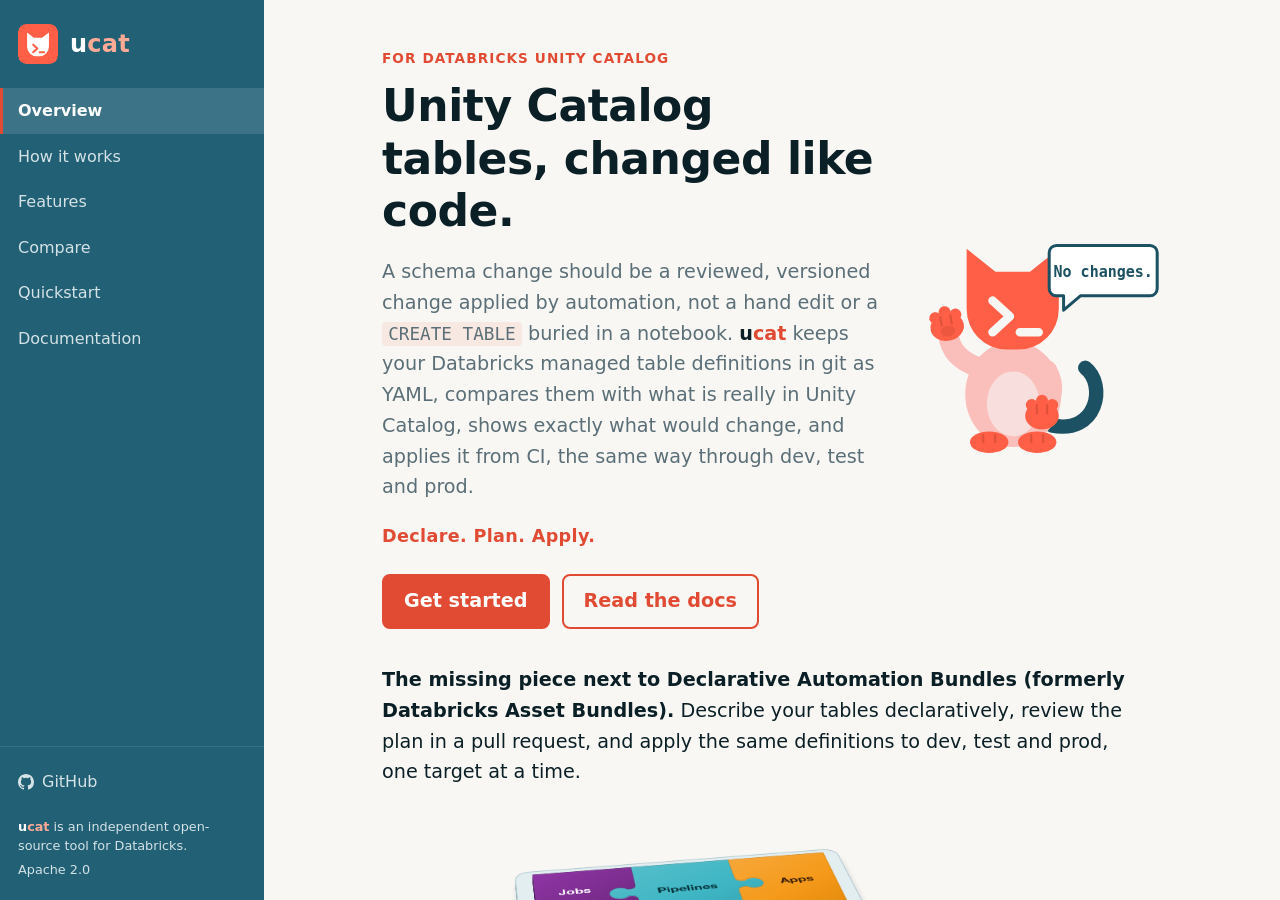
<file: docs/index.html>
<!doctype html>
<html lang="en">
<head>
  <meta charset="utf-8">
  <meta name="viewport" content="width=device-width, initial-scale=1">
  <title>ucat - Databricks Unity Catalog tables, changed like code</title>
  <meta name="description" content="Declarative management of Databricks Unity Catalog managed tables: YAML in git, plan, apply from CI, the same definitions through dev, test and prod. No state file.">
  <script>document.documentElement.className = "js";</script>
  <link rel="stylesheet" href="assets/style.css">
  <link rel="icon" type="image/svg+xml" href="assets/favicon.svg">
  <meta property="og:type" content="website">
  <meta property="og:title" content="ucat - Databricks Unity Catalog tables, changed like code">
  <meta property="og:description" content="YAML in git, plan, apply from CI. Declarative management of Databricks Unity Catalog managed tables. No state file.">
  <meta property="og:url" content="https://ucat.dev/">
  <meta property="og:image" content="https://ucat.dev/assets/social-preview.png">
  <meta name="twitter:card" content="summary_large_image">
  <meta name="twitter:image" content="https://ucat.dev/assets/social-preview.png">
</head>
<body>
  <a class="skip" href="#main">Skip to content</a>
  <div class="shell">
    <aside class="sidebar">
      <div class="sb-head">
        <a class="brand" href="#overview"><img src="assets/ucat-icon-tile.svg" width="40" height="40" alt=""><span class="wm">u<span>cat</span></span></a>
        <button class="menu-btn" type="button" aria-expanded="false" aria-controls="menu">Menu</button>
      </div>
      <nav id="menu" aria-label="Main">
        <ul>
          <li><a class="item" href="#overview">Overview</a></li>
          <li><a class="item" href="#how-it-works">How it works</a></li>
          <li><a class="item" href="#features">Features</a></li>
          <li><a class="item" href="#compare">Compare</a></li>
          <li><a class="item" href="#quickstart">Quickstart</a></li>
          <li><a class="item" href="documentation.html">Documentation</a></li>
        </ul>
        <div class="sb-foot">
          <ul>
            <li><a class="item" href="https://github.com/ninilich/ucat"><svg class="sb-ico" width="16" height="16" viewBox="0 0 16 16" aria-hidden="true" focusable="false"><path d="M8 0C3.58 0 0 3.58 0 8c0 3.54 2.29 6.53 5.47 7.59.4.07.55-.17.55-.38 0-.19-.01-.82-.01-1.49-2.01.37-2.53-.49-2.69-.94-.09-.23-.48-.94-.82-1.13-.28-.15-.68-.52-.01-.53.63-.01 1.08.58 1.23.82.72 1.21 1.87.87 2.33.66.07-.52.28-.87.51-1.07-1.78-.2-3.64-.89-3.64-3.95 0-.87.31-1.59.82-2.15-.08-.2-.36-1.02.08-2.12 0 0 .67-.21 2.2.82a7.6 7.6 0 0 1 4 0c1.53-1.04 2.2-.82 2.2-.82.44 1.1.16 1.92.08 2.12.51.56.82 1.27.82 2.15 0 3.07-1.87 3.75-3.65 3.95.29.25.54.73.54 1.48 0 1.07-.01 1.93-.01 2.2 0 .21.15.46.55.38A8.01 8.01 0 0 0 16 8c0-4.42-3.58-8-8-8z"/></svg>GitHub</a></li>
          </ul>
          <p class="sb-legal"><span class="uc">u<span>cat</span></span> is an independent open-source tool for Databricks.<span>Apache 2.0</span></p>
        </div>
      </nav>
    </aside>

    <main id="main">
      <section class="panel" id="overview" data-title="Overview">
        <div class="hero">
          <div>
            <p class="eyebrow">For Databricks Unity Catalog</p>
            <h1 tabindex="-1">Unity Catalog tables, changed like code.</h1>
            <p class="lead">A schema change should be a reviewed, versioned change applied by automation, not a hand edit or a <code>CREATE TABLE</code> buried in a notebook. <span class="uc">u<span>cat</span></span> keeps your Databricks managed table definitions in git as YAML, compares them with what is really in Unity Catalog, shows exactly what would change, and applies it from CI, the same way through dev, test and prod.</p>
            <p class="tagline">Declare. Plan. Apply.</p>
            <div class="actions">
              <a class="btn primary" href="#quickstart">Get started</a>
              <a class="btn secondary" href="documentation.html">Read the docs</a>
            </div>
          </div>
          <img src="assets/cato-overview.svg" width="240" height="240" alt="Cato, the ucat mascot, says: No changes.">
        </div>
        <div class="piece" id="missing-piece">
          <p class="piece-lead"><strong>The missing piece next to Declarative Automation Bundles (formerly Databricks Asset Bundles).</strong> Describe your tables declaratively, review the plan in a pull request, and apply the same definitions to dev, test and prod, one target at a time.</p>
          <figure class="fit-puzzle">
            <img class="puzzle" src="assets/ucat-puzzle.png" srcset="assets/ucat-puzzle.png 1x, assets/ucat-puzzle@2x.png 2x" width="720" height="473" alt="A board labelled Declarative Automation Bundles with the pieces Jobs, Pipelines, Apps, Clusters and Dashboards in place and one empty slot. Next to it lies a separate red piece, Managed tables, with the ucat cat on it, ready to be placed in the slot.">
            <figcaption>Bundles deploy your jobs, pipelines and apps. Managed tables are not one of their resources: <span class="uc">u<span>cat</span></span> adds them, in the same way.</figcaption>
          </figure>
          <h2 class="h-owns">Who owns the table</h2>
          <p>In a pipeline, the pipeline owns the table: its schema comes from the query, and the table lives and changes with that code. With <span class="uc">u<span>cat</span></span> the table comes first. Its definition is a file in git that you review like a contract, and the jobs, pipelines and notebooks that fill it are just the ones that write into it.</p>
          <p class="note"><span class="uc">u<span>cat</span></span> does not write data into the table and does not check the quality of the data. &ldquo;Contract&rdquo; describes the process: a schema change goes through a pull request like any other change. It is not a guarantee about the data. <a href="https://github.com/ninilich/ucat/blob/main/docs/concepts.md#who-owns-a-table">More in Concepts.</a></p>
        </div>
        <div class="demo">
          <img src="assets/demo.gif" width="1180" height="720" alt="Terminal recording: ucat validate, plan and apply create a table; then a new column, a different clustering and a table property are added to it (changed lines highlighted), with validate, plan and apply; the last plan prints No changes.">
        </div>

        <ul class="trust" aria-label="Release status">
          <li><a href="https://github.com/ninilich/ucat/releases/latest">v1.0 stable</a></li>
          <li><a href="https://github.com/ninilich/ucat/blob/main/LICENSE">Apache 2.0</a></li>
          <li><a href="https://github.com/ninilich/ucat/actions/workflows/ci.yml">CI on Linux, macOS and Windows</a></li>
          <li><a href="https://github.com/ninilich/ucat/releases/latest">Signed releases (cosign)</a></li>
          <li><a href="https://github.com/ninilich/ucat/blob/main/docs/project-layout.md#compatibility">1.x adds only optional keys: your files keep their meaning</a></li>
        </ul>
        <div class="sub" id="why">
          <h2>Sound familiar?</h2>
          <ul>
            <li>A column was added in production by hand. Dev and test never got it.</li>
            <li>Your jobs are full of <code>CREATE TABLE IF NOT EXISTS</code>. Each pipeline ends up owning its own table definition, so table creation is scattered across the code. It works, but it is a workaround for a missing tool.</li>
            <li>Nobody can review a table change before it reaches production.</li>
            <li>A rename quietly became a drop and a create.</li>
          </ul>
        </div>
        <p class="legal"><span class="oss">Open source under the Apache License 2.0. <a href="https://github.com/ninilich/ucat/issues">Issues</a>, <a href="https://github.com/ninilich/ucat/blob/main/CONTRIBUTING.md">contributions welcome</a>, <a href="https://github.com/ninilich/ucat/blob/main/ROADMAP.md">roadmap</a>.</span>Databricks and Unity Catalog are trademarks of Databricks, Inc. <span class="uc">u<span>cat</span></span> is an independent project and is not sponsored or endorsed by Databricks.</p>
      </section>

      <section class="panel" id="how-it-works" data-title="How it works">
        <div class="head-mascot">
          <div><h2 tabindex="-1">How it works</h2></div>
          <img src="assets/cato-plan.svg" width="160" height="160" alt="Cato reading a plan">
        </div>
        <ol class="steps">
          <li>
            <h3>Describe tables in YAML</h3>
            Describe the table you want. One file per table, kept in git next to your code.
            <pre><code>name: orders
schema: silver
comment: "Customer orders"
columns:
  - name: id
    type: BIGINT
    nullable: false
    comment: "Primary key"
  - name: created_at
    type: TIMESTAMP
clustering:
  columns: [id]</code></pre>
          </li>
          <li>
            <h3>Plan</h3>
            <span class="uc">u<span>cat</span></span> reads the live state from the Unity Catalog REST API and shows exactly what would change. There is no state file to store or lock.
            <pre><code>$ ucat plan -t dev
  `main`.`silver`.`orders`
    + create table `main`.`silver`.`orders` (2 columns)

Plan: 1 to add, 0 to change, 0 to destroy.</code></pre>
          </li>
          <li>
            <h3>Apply</h3>
            Review, then apply. Destructive changes ask for confirmation; CI uses <code>--auto-approve</code>.
            <pre><code>ucat apply -t dev</code></pre>
          </li>
          <li>
            <h3>Change it later</h3>
            Edit the YAML: add a column, change the clustering, set a table property. Run <code>plan</code> and <code>apply</code> again; <span class="uc">u<span>cat</span></span> changes the table in place.
            <pre><code>  - name: discount
    type: DECIMAL(5,2)
clustering:
  columns: [customer_id]
tblproperties:
  delta.enableChangeDataFeed: "true"</code></pre>
            <pre><code>$ ucat plan -t dev
  `main`.`silver`.`orders`
    ~ set 1 tblproperties
    ~ add column "discount" DECIMAL(5,2)
    ~ set clustering by (customer_id)

Plan: 0 to add, 3 to change, 0 to destroy.</code></pre>
          </li>
        </ol>
      </section>

      <section class="panel" id="features" data-title="Features">
        <h2 tabindex="-1">Key features</h2>
        <p class="lead">Schema changes get the same treatment as code: versioned, reviewed, applied by automation.</p>
        <div class="feat-rows">
          <div class="feat">
            <div class="feat-text">
              <h3>Describe it, don&#x27;t script it</h3>
              <p>You write the table you want. <span class="uc">u<span>cat</span></span> works out the <code>CREATE</code> and <code>ALTER</code> statements, in the right order. No migrations to hand-write.</p>
            </div>
            <pre><code>columns:
  - name: id
    type: BIGINT
  - name: discount
    type: DECIMAL(5,2)
clustering:
  columns: [customer_id]</code></pre>
          </div>
          <div class="feat">
            <div class="feat-text">
              <h3>Reviewed before it runs</h3>
              <p><code>ucat plan</code> shows exactly what would change, with <code>--show-sql</code> for the statements. Put it in a pull request.</p>
            </div>
            <pre><code>$ ucat plan -t dev
  `main`.`shop`.`orders`
    ~ set 1 tblproperties
    ~ add column "discount" DECIMAL(5,2)
    ~ set clustering by (customer_id)

Plan: 0 to add, 3 to change, 0 to destroy.</code></pre>
          </div>
          <div class="feat">
            <div class="feat-text">
              <h3>Safe by default</h3>
              <p>A rename stays a rename (<code>rename_from</code>), never a drop and a create. A column drop without column mapping is refused at planning time.</p>
            </div>
            <pre><code>rename_from: order_items

$ ucat plan -t dev
  `main`.`shop`.`order_lines`
    ~ rename table order_items → order_lines

Plan: 0 to add, 1 to change, 0 to destroy.</code></pre>
          </div>
        </div>
        <div class="grid features">
          <div class="card"><h3>Same definitions, every environment</h3><p>One YAML, a target per environment. CI applies the same definitions to dev, test and prod, one target at a time. Each target can point to its own workspace.</p></div>
          <div class="card"><h3>Built for CI/CD</h3><p>Exit codes, <code>--detailed-exitcode</code>, <code>--json</code>. One binary for Linux, macOS and Windows.</p></div>
          <div class="card"><h3>Start from what you have</h3><p><code>ucat pull</code> writes YAML from tables that already exist.</p></div>
        </div>
      </section>

      <section class="panel" id="compare" data-title="Compare">
        <h2 tabindex="-1">How it compares</h2>
        <p class="lead"><span class="uc">u<span>cat</span></span> does one thing: it keeps the definitions of standalone managed tables in git and brings Unity Catalog to that state. The other tools do other jobs; several of them work well next to <span class="uc">u<span>cat</span></span>.</p>
        <div class="seg" role="tablist" aria-label="Comparison view">
          <button type="button" role="tab" id="tab-fit" data-view="fit" aria-controls="view-fit" aria-selected="true">Where they fit</button>
          <button type="button" role="tab" id="tab-table" data-view="table" aria-controls="view-table" aria-selected="false" tabindex="-1">Feature by feature</button>
        </div>
        <div role="tabpanel" id="view-fit" class="fit-view" aria-labelledby="tab-fit">
          <figure class="mapwrap"><svg class="map" viewBox="0 0 520 462" role="img" aria-labelledby="map-t map-d" focusable="false"><title id="map-t">Where the tools fit</title><desc id="map-d">A grid of two columns and three rows. Left to right: you write the steps (imperative) to you write the result (declarative). Bottom to top: specialist to all-in-one. Declarative Automation Bundles (DAB) and Terraform are declarative and all-in-one, in the top right cell. dbt is declarative and in the middle row. Notebooks are imperative and in the middle row. Liquibase is imperative and a specialist, in the bottom left cell. ucat is declarative and a specialist, in the bottom right cell. Shape and colour show what the tool keeps besides your files: a green circle for nothing (ucat, dbt, notebooks), a brown square for a history table (Liquibase), a purple diamond for a state file and a backend (DAB, Terraform).</desc><defs><marker id="mp-arr" viewBox="0 0 10 10" refX="7" refY="5" markerWidth="6" markerHeight="6" orient="auto-start-reverse"><path d="M0 0L10 5L0 10z" class="mp-arrh"/></marker></defs><rect class="mp-hl" x="274" y="284" width="234" height="136"/><rect class="mp-frame" x="40" y="12" width="468" height="408"/><path class="mp-grid" d="M274 12V420"/><path class="mp-grid" d="M40 148H508"/><path class="mp-grid" d="M40 284H508"/><path class="mp-ax" d="M158 444H383" marker-end="url(#mp-arr)"/><path class="mp-ax" d="M18 304V128" marker-end="url(#mp-arr)"/><g transform="translate(94.8 444)"><rect class="mp-chip" x="-54.8" y="-11.0" width="109.6" height="22" rx="3"/><text class="mp-chip-t" x="0" y="0" text-anchor="middle" dominant-baseline="central">IMPERATIVE</text></g><g transform="translate(448.5 444)"><rect class="mp-chip" x="-59.5" y="-11.0" width="119.0" height="22" rx="3"/><text class="mp-chip-t" x="0" y="0" text-anchor="middle" dominant-baseline="central">DECLARATIVE</text></g><text class="mp-axt mp-ko" x="270" y="444" text-anchor="middle" dominant-baseline="central">How a change is described</text><g transform="translate(18 66.8) rotate(-90)"><rect class="mp-chip" x="-54.8" y="-11.0" width="109.6" height="22" rx="3"/><text class="mp-chip-t" x="0" y="0" text-anchor="middle" dominant-baseline="central">ALL-IN-ONE</text></g><g transform="translate(18 365.2) rotate(-90)"><rect class="mp-chip" x="-54.8" y="-11.0" width="109.6" height="22" rx="3"/><text class="mp-chip-t" x="0" y="0" text-anchor="middle" dominant-baseline="central">SPECIALIST</text></g><text class="mp-axt mp-ko" transform="translate(18 216) rotate(-90)" text-anchor="middle" dominant-baseline="central">How much one tool covers</text><g class="mp-t mp-state" tabindex="0" data-why="Declarative Automation Bundles (also called Bundles): describes the result in YAML and deploys many resource types."><title>DAB: Declarative Automation Bundles (also called Bundles): describes the result in YAML and deploys many resource types.</title><path class="mp-dot" d="M330 46.2L339.8 56L330 65.8L320.2 56Z"/><text class="mp-n" x="347" y="56" dominant-baseline="central">DAB</text></g><g class="mp-t mp-state" tabindex="0" data-why="Describes the result; covers many platforms and resource types."><title>Terraform: Describes the result; covers many platforms and resource types.</title><path class="mp-dot" d="M330 94.2L339.8 104L330 113.8L320.2 104Z"/><text class="mp-n" x="347" y="104" dominant-baseline="central">Terraform</text></g><g class="mp-t mp-none" tabindex="0" data-why="Models are declarative SELECTs; broad within data transformation: tests, docs, lineage, snapshots."><title>dbt: Models are declarative SELECTs; broad within data transformation: tests, docs, lineage, snapshots.</title><circle class="mp-dot" cx="330" cy="216" r="7"/><text class="mp-n" x="347" y="216" dominant-baseline="central">dbt</text></g><g class="mp-t mp-none" tabindex="0" data-why="You write the steps in code; can do almost anything, so it sits in the middle for scope."><title>Notebooks: You write the steps in code; can do almost anything, so it sits in the middle for scope.</title><circle class="mp-dot" cx="96" cy="216" r="7"/><text class="mp-n" x="113" y="216" dominant-baseline="central">Notebooks</text></g><g class="mp-t mp-hist" tabindex="0" data-why="You write changesets, the steps of each change; one job: schema changes of a database."><title>Liquibase: You write changesets, the steps of each change; one job: schema changes of a database.</title><rect class="mp-dot" x="89" y="345" width="14" height="14" rx="1.5"/><text class="mp-n" x="113" y="352" dominant-baseline="central">Liquibase</text></g><g class="mp-t mp-none" tabindex="0" data-why="A table file describes the result; one job: managed tables of Unity Catalog."><title>ucat: A table file describes the result; one job: managed tables of Unity Catalog.</title><circle class="mp-halo" cx="330" cy="352" r="23"/><circle class="mp-ring" cx="330" cy="352" r="16"/><circle class="mp-dot" cx="330" cy="352" r="9"/><text class="mp-n mp-nu" x="358" y="352" dominant-baseline="central">ucat</text></g></svg><p class="mp-why" id="mp-why" aria-live="polite">Hover over or focus a tool to see why it sits where it does.</p></figure>
          <div class="map-foot">
            <p class="map-key"><strong>What you keep besides your files</strong><span class="kk none">Nothing</span><span class="kk hist">A history table</span><span class="kk state">A state file and a backend</span></p>
            <p>Left to right: from scripts and migrations you write to a desired state the tool works out. Bottom to top: from one job done in depth to many jobs in one tool.</p>
            <p class="small">Our reading of each tool&#x27;s documentation on 14 November 2026. Positions are approximate: a tool sits in the cell it fits best, and where it stands inside a cell means nothing. Terraform, for example, can also manage individual tables.</p>
            <p><a class="js-only" href="#compare-table">See the table</a><span class="js-only"> &middot; </span><a href="https://github.com/ninilich/ucat/issues">Disagree with a position? Open an issue.</a></p>
          </div>
        </div>
        <div role="tabpanel" id="view-table" class="fit-view" aria-labelledby="tab-table">
        <div class="tw">
          <div class="tablewrap">
            <table class="matrix">
              <thead><tr><th scope="col" class="corner"><span class="sr">Criterion</span></th><th scope="col" class="c-ucat"><span class="hd"><span class="hn"><span class="uc">u<span>cat</span></span></span><button type="button" class="tip" aria-label="About ucat" aria-expanded="false" aria-controls="tip-1">i</button></span></th><th scope="col" class="c-tf"><span class="hd"><span class="hn">Terraform</span><button type="button" class="tip" aria-label="About Terraform" aria-expanded="false" aria-controls="tip-2">i</button></span></th><th scope="col" class="c-bl"><span class="hd"><span class="hn">Bundles + Lakeflow</span><button type="button" class="tip" aria-label="About Bundles + Lakeflow" aria-expanded="false" aria-controls="tip-3">i</button></span><span class="sub2">Declarative Automation Bundles and Lakeflow pipelines</span></th><th scope="col" class="c-dbt"><span class="hd"><span class="hn">dbt</span><button type="button" class="tip" aria-label="About dbt" aria-expanded="false" aria-controls="tip-4">i</button></span></th><th scope="col" class="c-atlas"><span class="hd"><span class="hn">Atlas</span><button type="button" class="tip" aria-label="About Atlas" aria-expanded="false" aria-controls="tip-5">i</button></span></th><th scope="col" class="c-lb"><span class="hd"><span class="hn">Liquibase</span><button type="button" class="tip" aria-label="About Liquibase" aria-expanded="false" aria-controls="tip-21">i</button></span></th><th scope="col" class="c-nb"><span class="hd"><span class="hn">Notebooks</span><button type="button" class="tip" aria-label="About Notebooks" aria-expanded="false" aria-controls="tip-6">i</button></span><span class="sub2">CREATE TABLE IF NOT EXISTS</span></th></tr></thead>
              <tbody>
                <tr><th scope="row"><span class="hd"><span class="hn">Designed for</span><button type="button" class="tip" aria-label="About Designed for" aria-expanded="false" aria-controls="tip-7">i</button></span></th><td class="u" data-tool="ucat">Definitions of standalone managed tables</td><td data-tool="Terraform">Infrastructure as code, including tables, schemas, catalogs</td><td data-tool="Bundles + Lakeflow">Deploying and running pipelines and jobs; pipeline-owned materialized views and streaming tables</td><td data-tool="dbt">Data transformations; a table is the output of a model</td><td data-tool="Atlas">Database schema management, declarative or versioned</td><td data-tool="Liquibase">Versioned database schema changes, applied as migrations</td><td data-tool="Notebooks">Running code; creating a table is a side job</td></tr>
                <tr><th scope="row"><span class="hd"><span class="hn">How you describe a table</span><button type="button" class="tip" aria-label="About How you describe a table" aria-expanded="false" aria-controls="tip-8">i</button></span></th><td class="u" data-tool="ucat">Declarative YAML, one file per table</td><td data-tool="Terraform">Declarative HCL resource</td><td data-tool="Bundles + Lakeflow">Pipeline code (SQL or Python)</td><td data-tool="dbt">SQL model plus YAML properties</td><td data-tool="Atlas">SQL schema file</td><td data-tool="Liquibase">Changelog of changesets (SQL, YAML, XML or JSON)</td><td data-tool="Notebooks">Notebook code (SQL or Python)</td></tr>
                <tr><th scope="row"><span class="hd"><span class="hn">What you run</span><button type="button" class="tip" aria-label="About What you run" aria-expanded="false" aria-controls="tip-9">i</button></span></th><td class="u" data-tool="ucat">One binary</td><td data-tool="Terraform">Terraform CLI, provider, state file</td><td data-tool="Bundles + Lakeflow">Databricks CLI; a pipeline in the workspace</td><td data-tool="dbt">Python, dbt-databricks adapter</td><td data-tool="Atlas">Atlas CLI, <strong class="em">Atlas Pro</strong> account for Databricks</td><td data-tool="Liquibase">Liquibase and its Databricks extension; needs Java (or a Docker image); a history table in each database</td><td data-tool="Notebooks">Nothing extra</td></tr>
                <tr><th scope="row"><span class="hd"><span class="hn">Licence and cost</span><button type="button" class="tip" aria-label="About Licence and cost" aria-expanded="false" aria-controls="tip-10">i</button></span></th><td class="u" data-tool="ucat">Open source (Apache 2.0), free</td><td data-tool="Terraform">Provider: Apache 2.0. Terraform itself: Business Source License</td><td data-tool="Bundles + Lakeflow">Part of Databricks</td><td data-tool="dbt">dbt Core open source (Apache 2.0), free</td><td data-tool="Atlas">Databricks needs the <strong class="em">paid Pro plan</strong></td><td data-tool="Liquibase">Community: Functional Source License (source available; each release becomes Apache 2.0 after two years). Liquibase Secure: commercial</td><td data-tool="Notebooks">Part of Databricks</td></tr>
                <tr><th scope="row"><span class="hd"><span class="hn">Supports managed tables</span><button type="button" class="tip" aria-label="About Supports managed tables" aria-expanded="false" aria-controls="tip-11">i</button></span></th><td class="u mkc" data-tool="ucat"><span class="mk mk-yes" role="img" aria-label="Yes">●</span></td><td class="mkc" data-tool="Terraform"><span class="mk mk-yes" role="img" aria-label="Yes">●</span></td><td class="mkc" data-tool="Bundles + Lakeflow"><span class="mk mk-no" role="img" aria-label="No">○</span></td><td class="mkc" data-tool="dbt"><button type="button" class="mk mk-part mkbtn" aria-label="Partly" aria-expanded="false" aria-controls="tip-12">◐</button></td><td class="mkc" data-tool="Atlas"><span class="mk mk-yes" role="img" aria-label="Yes">●</span></td><td class="mkc" data-tool="Liquibase"><button type="button" class="mk mk-yes mkbtn" aria-label="Yes" aria-expanded="false" aria-controls="tip-23">●</button></td><td class="mkc" data-tool="Notebooks"><button type="button" class="mk mk-part mkbtn" aria-label="Partly" aria-expanded="false" aria-controls="tip-13">◐</button></td></tr>
                <tr><th scope="row"><span class="hd"><span class="hn">Works out the change and applies it in place (ALTER)</span><button type="button" class="tip" aria-label="About Works out the change and applies it in place (ALTER)" aria-expanded="false" aria-controls="tip-14">i</button></span></th><td class="u mkc" data-tool="ucat"><span class="mk mk-yes" role="img" aria-label="Yes">●</span></td><td class="mkc" data-tool="Terraform"><button type="button" class="mk mk-part mkbtn" aria-label="Partly" aria-expanded="false" aria-controls="tip-15">◐</button></td><td class="mkc" data-tool="Bundles + Lakeflow"><button type="button" class="mk mk-part mkbtn" aria-label="Partly" aria-expanded="false" aria-controls="tip-16">◐</button></td><td class="mkc" data-tool="dbt"><button type="button" class="mk mk-part mkbtn" aria-label="Partly" aria-expanded="false" aria-controls="tip-17">◐</button></td><td class="mkc" data-tool="Atlas"><span class="mk mk-yes" role="img" aria-label="Yes">●</span></td><td class="mkc" data-tool="Liquibase"><button type="button" class="mk mk-part mkbtn" aria-label="Partly" aria-expanded="false" aria-controls="tip-24">◐</button></td><td class="mkc" data-tool="Notebooks"><span class="mk mk-no" role="img" aria-label="No">○</span></td></tr>
                <tr class="last"><th scope="row"><span class="hd"><span class="hn">Shows a plan before applying</span><button type="button" class="tip" aria-label="About Shows a plan before applying" aria-expanded="false" aria-controls="tip-18">i</button></span></th><td class="u mkc" data-tool="ucat"><span class="mk mk-yes" role="img" aria-label="Yes">●</span></td><td class="mkc" data-tool="Terraform"><button type="button" class="mk mk-part mkbtn" aria-label="Partly" aria-expanded="false" aria-controls="tip-19">◐</button></td><td class="mkc" data-tool="Bundles + Lakeflow"><button type="button" class="mk mk-part mkbtn" aria-label="Partly" aria-expanded="false" aria-controls="tip-20">◐</button></td><td class="mkc" data-tool="dbt"><span class="mk mk-no" role="img" aria-label="No">○</span></td><td class="mkc" data-tool="Atlas"><span class="mk mk-yes" role="img" aria-label="Yes">●</span></td><td class="mkc" data-tool="Liquibase"><button type="button" class="mk mk-part mkbtn" aria-label="Partly" aria-expanded="false" aria-controls="tip-22">◐</button></td><td class="mkc" data-tool="Notebooks"><span class="mk mk-no" role="img" aria-label="No">○</span></td></tr>
              </tbody>
            </table>
          </div>
        </div>
        <p class="legend"><span class="mk mk-yes" aria-hidden="true">●</span> yes <span class="mk mk-part" aria-hidden="true">◐</span> partly (see the note) <span class="mk mk-no" aria-hidden="true">○</span> no. Checked against the vendors&#x27; documentation and, for the Terraform provider, its source code (v1.142.0), on 14 November 2026. The Liquibase column was checked against its official documentation on that date.</p>
        </div>
        <div role="tooltip" class="tipbox" id="tip-1" hidden>A CLI that keeps the definitions of standalone Unity Catalog managed tables in git as YAML, compares them with the live state and applies the difference. No state file.</div>
        <div role="tooltip" class="tipbox" id="tip-2" hidden>The Databricks provider manages tables with databricks_sql_table, next to catalogs and schemas. It needs a state file. It adds or drops columns, or renames, comments and changes the nullability of existing columns, in place; a change of a column type is rejected at plan time. Adding or dropping columns together with changing existing ones in one apply is rejected, and a rename is matched by the position of the column, not by its name. The provider docs still say a column change recreates the table; the code no longer does that for these changes.</div>
        <div role="tooltip" class="tipbox" id="tip-3" hidden>Declarative Automation Bundles (formerly Databricks Asset Bundles) deploy pipelines, jobs and other resources, including catalogs, schemas and volumes, but not tables. The direct deployment engine keeps its own state file. Lakeflow pipelines (formerly Delta Live Tables) build materialized views and streaming tables. Such a table and its pipeline are one unit: a different kind of table from a standalone managed table, and a different approach altogether.</div>
        <div role="tooltip" class="tipbox" id="tip-4" hidden>A transformation tool. A table is the output of a model, so its schema follows the model&#x27;s SQL. dbt manages only the tables it builds. Incremental models can add columns (on_schema_change); a table model is replaced on every run.</div>
        <div role="tooltip" class="tipbox" id="tip-5" hidden>A schema management tool with a declarative mode and Databricks support. Databricks is available only on its Pro plan or during a trial. Schemas are described in SQL, not YAML.</div>
        <div role="tooltip" class="tipbox" id="tip-6" hidden>The common baseline: a notebook or job runs CREATE TABLE IF NOT EXISTS. It never changes a table that already exists, so the code and the real table drift apart, and every change is a hand-written ALTER. A workaround for a missing tool, not a tool.</div>
        <div role="tooltip" class="tipbox" id="tip-21" hidden>A database migration tool with a Databricks extension. You write changesets, and each database keeps a history of the ones applied (DATABASECHANGELOG). Strong at migrations of data and a fixed order of changes; <code>update</code> does not compare the changelog with the live table.</div>
        <div role="tooltip" class="tipbox" id="tip-23" hidden>Runs CREATE TABLE and other SQL through the Databricks extension, which is documented for Unity Catalog tables. A table created with CREATE TABLE is a managed table by default.</div>
        <div role="tooltip" class="tipbox" id="tip-24" hidden>You write the changesets, and they run as statements such as ALTER TABLE. <code>diff-changelog</code> can generate changesets from a comparison of two databases, not of a file with a table.</div>
        <div role="tooltip" class="tipbox" id="tip-22" hidden><code>status</code> lists the changesets that are still pending and <code>update-sql</code> shows the SQL they would run. Neither compares the table with a desired state.</div>
        <div role="tooltip" class="tipbox" id="tip-7" hidden>What the tool is mainly built to do.</div>
        <div role="tooltip" class="tipbox" id="tip-8" hidden>The form of the definition. Declarative means you state what the table should look like; imperative means you list the statements to run.</div>
        <div role="tooltip" class="tipbox" id="tip-9" hidden>What you have to install or operate besides Databricks itself.</div>
        <div role="tooltip" class="tipbox" id="tip-10" hidden>Whether you can use the tool for this job freely, or it is billed through Databricks or a paid plan.</div>
        <div role="tooltip" class="tipbox" id="tip-11" hidden>Plain managed Delta tables in Unity Catalog. Bundles and Lakeflow work with materialized views and streaming tables instead: a different kind of table, owned by a pipeline. A managed table here is the opposite: its definition is a contract you review in git, and any job can write into it.</div>
        <div role="tooltip" class="tipbox" id="tip-12" hidden>Only the tables it builds as models.</div>
        <div role="tooltip" class="tipbox" id="tip-13" hidden>Creates a table once; never changes it.</div>
        <div role="tooltip" class="tipbox" id="tip-14" hidden>The tool finds the difference and builds the ALTER statements, so you do not write migrations and the table is not recreated.</div>
        <div role="tooltip" class="tipbox" id="tip-15" hidden>Adds or drops columns, or renames and comments existing ones, in place (not both in one apply); a column type change is rejected at plan time.</div>
        <div role="tooltip" class="tipbox" id="tip-16" hidden>ALTER on a streaming table is in Beta; changes the pipeline cannot handle need a full refresh that reprocesses the data.</div>
        <div role="tooltip" class="tipbox" id="tip-17" hidden>Incremental models can follow on_schema_change; table models are replaced on every run.</div>
        <div role="tooltip" class="tipbox" id="tip-18" hidden>You see what would change before anything runs.</div>
        <div role="tooltip" class="tipbox" id="tip-19" hidden>terraform plan shows changes to resource attributes, not the SQL the provider will run.</div>
        <div role="tooltip" class="tipbox" id="tip-20" hidden>bundle plan previews changes to resources such as a pipeline, not to the columns of a table.</div>

        <div class="cmp-blocks">
          <h3>What <span class="uc">u<span>cat</span></span> adds on top</h3>
          <p>Explicit renames with <code>rename_from</code>. Checks while planning, before any DDL runs: an unsupported column type change, a new <code>NOT NULL</code> column, a column drop on a table without column mapping. <code>ucat pull</code>, which writes YAML from tables that already exist.</p>
          <h3>Use together</h3>
          <ul>
            <li><strong>Terraform</strong> manages catalogs, schemas and grants; <span class="uc">u<span>cat</span></span> manages the tables inside them.</li>
            <li><strong>Bundles</strong> deploy your pipelines; <span class="uc">u<span>cat</span></span> manages the standalone tables around them, for example the tables your jobs load data into.</li>
            <li><strong>dbt</strong> transforms downstream; <span class="uc">u<span>cat</span></span> keeps the definitions of the tables you load into.</li>
          </ul>
          <h3>When <span class="uc">u<span>cat</span></span> is not a fit</h3>
          <ul>
            <li>You need materialized views or streaming tables owned by a pipeline.</li>
            <li>You need more than managed tables. See the <a href="https://github.com/ninilich/ucat/blob/main/docs/limitations.md">Limitations</a> (the project is actively developing; the <a href="https://github.com/ninilich/ucat/blob/main/ROADMAP.md">Roadmap</a> shows what is next).</li>
          </ul>
          <details class="more">
            <summary>What each tool is for, and where <span class="uc">u<span>cat</span></span> fits</summary>
            <p><strong>Terraform</strong> manages infrastructure, tables included, through the <a href="https://registry.terraform.io/providers/databricks/databricks/latest/docs/resources/sql_table">Databricks provider</a>. It keeps a state file and runs the SQL on a cluster or a SQL warehouse. The provider documentation itself warns that it &quot;doesn&#x27;t handle complex cases of schema evolution&quot; and recommends specialised tools such as Liquibase and Flyway, which run versioned migrations. <span class="uc">u<span>cat</span></span> is a specialised tool for Unity Catalog tables that is declarative instead: no state file, a plan with the statements, no Terraform workflow for a schema change.</p>
            <p><strong>Liquibase</strong> runs versioned migrations: you write each change as a changeset, and every database keeps a history table of what was applied. That is strong for migrations of data, a fixed order of changes and many kinds of databases, and it needs Java (or the Docker image). <span class="uc">u<span>cat</span></span> is declarative: the YAML says what the table should look like, ucat compares it with Unity Catalog and works out the ALTER statements, so a change made by hand shows up in the next plan. There is no history table; git and the plan are the record. <span class="uc">u<span>cat</span></span> is one binary without Java, and the plan with its SQL fits in a pull request. Liquibase can also show pending SQL (<code>update-sql</code>) and compare two databases (<code>diff</code>), but it does not compare a changelog with a live table.</p>
            <p><strong>Declarative Automation Bundles</strong> deploy pipelines, jobs and other resources, among them catalogs, schemas, volumes and registered models. <a href="https://docs.databricks.com/aws/en/dev-tools/bundles/resources">Tables are not a bundle resource type</a>. Deployments use the <a href="https://docs.databricks.com/aws/en/dev-tools/bundles/direct">direct engine, which keeps its own state file</a> (the Terraform engine was removed in CLI 1.20.0).  <span class="uc">u<span>cat</span></span> deploys the standalone tables next to the pipelines that bundles deploy.</p>
            <p><strong>Lakeflow pipelines</strong> build materialized views and streaming tables. While a pipeline is active, it <a href="https://docs.databricks.com/aws/en/ldp/unity-catalog">manages the refresh schedule and permissions of its tables</a>: the table and its pipeline are one unit. This is a different ecosystem from standalone managed tables. If your table is produced by such a pipeline, it is not a job for <span class="uc">u<span>cat</span></span>.</p>
            <p><strong>dbt</strong> transforms data. A table is the output of a model, so its schema follows the model&#x27;s SQL, and dbt manages only the tables it builds. <span class="uc">u<span>cat</span></span> is for the tables dbt does not build, for example the tables you load data into, and for keeping their definitions reviewed in git.</p>
            <p><strong>Atlas</strong> is a schema management tool with a <a href="https://www.atlasgo.io/guides/databricks/automatic-migrations">declarative mode and Databricks support</a>. Databricks is available only on its <strong class="em">Pro plan</strong> or during a trial, and the schema is described in SQL. <span class="uc">u<span>cat</span></span> is open source, uses YAML and is built only for Unity Catalog tables.</p>
            <p><strong>Notebooks with <code>CREATE TABLE IF NOT EXISTS</code></strong> are the common baseline, and in our view a workaround for a missing tool. Software engineering settled this long ago: a <a href="https://martinfowler.com/articles/evodb.html">schema change is a versioned migration applied by automation</a>, kept apart from the code that uses the table, and data teams now keep <a href="https://soda.io/blog/guide-to-data-contracts">contracts as code in Git</a> instead of scattering them across jobs. For standalone Unity Catalog tables, nothing in the matrix above did that job. <span class="uc">u<span>cat</span></span> does.</p>
          </details>
          <p class="foot">Products change: if something here is out of date, please open an issue. All product names and trademarks are the property of their respective owners.</p>
        </div>
      </section>

      <section class="panel" id="quickstart" data-title="Quickstart">
        <h2 tabindex="-1">Quickstart</h2>
        <p class="lead">From install to the first plan in about five minutes.</p>
        <ol class="steps">
          <li>
            <h3>Install</h3>
            With Homebrew on macOS or Linux, or download a binary from <a href="https://github.com/ninilich/ucat/releases">GitHub Releases</a> (Linux, macOS, Windows). Go 1.26 or newer can build it from source.
            <pre><code>brew install ninilich/ucat/ucat
ucat version</code></pre>
          </li>
          <li>
            <h3>Authenticate</h3>
            Log in the usual Databricks way. <span class="uc">u<span>cat</span></span> uses the workspace host of the target and the login you made for that host.
            <pre><code>databricks auth login --host https://&lt;workspace&gt;.cloud.databricks.com</code></pre>
          </li>
          <li>
            <h3>Create a project</h3>
            <pre><code>ucat init</code></pre>
          </li>
          <li>
            <h3>See what would change</h3>
            <pre><code>ucat plan -t dev</code></pre>
          </li>
          <li class="has-cato">
            <h3>Apply</h3>
            <pre><code>ucat apply -t dev</code></pre>
            <img class="step-cato" src="assets/cato-apply.svg" width="150" height="150" alt="Cato about to press the apply button">
          </li>
        </ol>
        <p>Already have tables in Unity Catalog? Import them: <code>ucat pull -t dev</code> writes the YAML for you.</p>
        <p>Want to try it on a ready project? <a href="https://github.com/ninilich/ucat/tree/main/examples/quickstart">The quickstart example</a> creates a small shop schema, changes it twice and cleans up.</p>
        <p><a href="https://github.com/ninilich/ucat/blob/main/docs/getting-started.md">Full getting-started guide</a></p>
      </section>


    </main>
  </div>
  <script src="assets/site.js"></script>
<!-- Cloudflare Web Analytics --><script type='module' src='https://static.cloudflareinsights.com/beacon.min.js' data-cf-beacon='{"token": "ea45c679526c4602862a00fd9deb9301"}'></script><!-- End Cloudflare Web Analytics -->
</body>
</html>
</file>
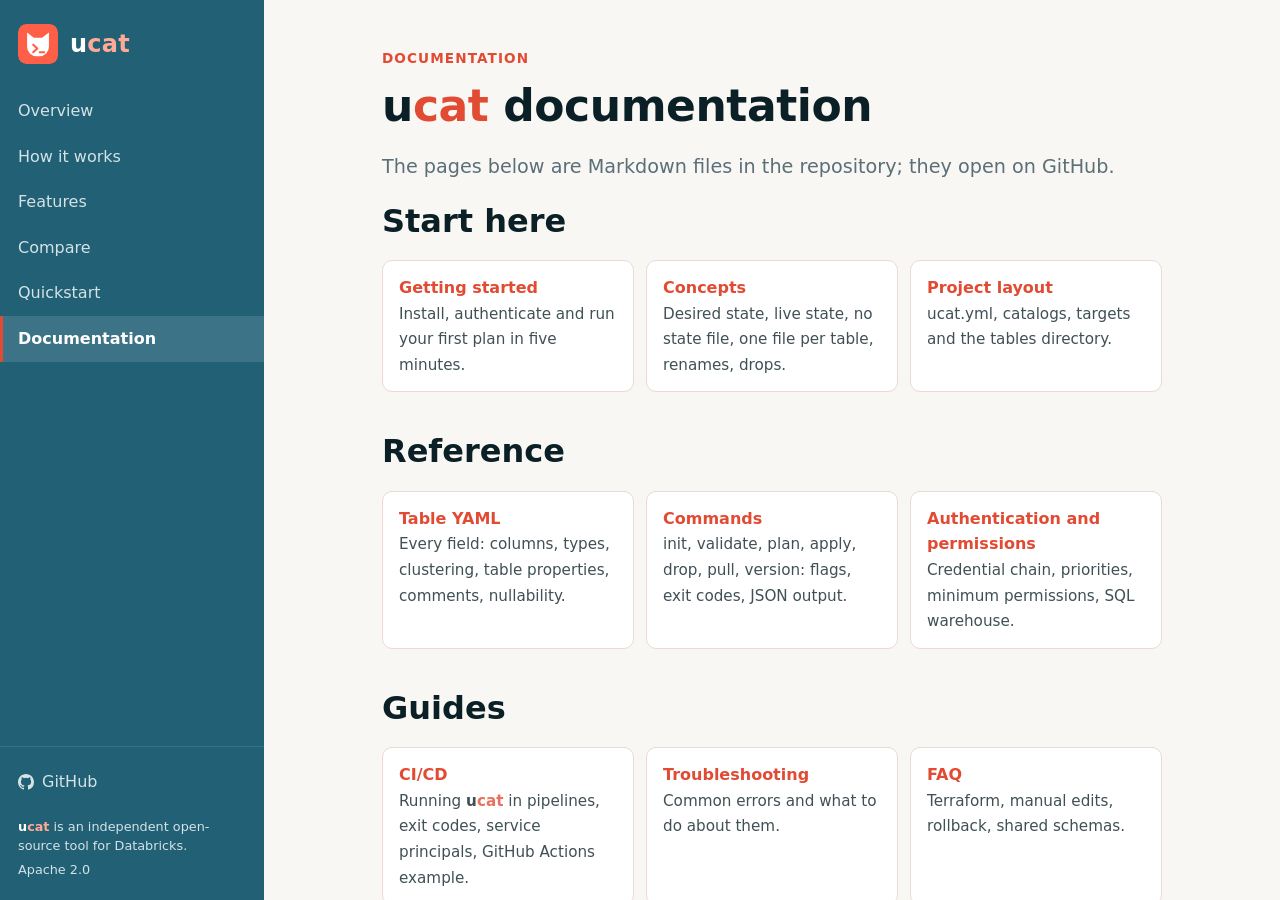
<file: docs/documentation.html>
<!doctype html>
<html lang="en">
<head>
  <meta charset="utf-8">
  <meta name="viewport" content="width=device-width, initial-scale=1">
  <title>Documentation - ucat</title>
  <meta name="description" content="ucat documentation: getting started, concepts, YAML reference, commands, authentication, CI/CD, limitations.">
  <script>document.documentElement.className = "js";</script>
  <link rel="stylesheet" href="assets/style.css">
  <link rel="icon" type="image/svg+xml" href="assets/favicon.svg">
</head>
<body>
  <a class="skip" href="#main">Skip to content</a>
  <div class="shell">
    <aside class="sidebar">
      <div class="sb-head">
        <a class="brand" href="index.html#overview"><img src="assets/ucat-icon-tile.svg" width="40" height="40" alt=""><span class="wm">u<span>cat</span></span></a>
        <button class="menu-btn" type="button" aria-expanded="false" aria-controls="menu">Menu</button>
      </div>
      <nav id="menu" aria-label="Main">
        <ul>
          <li><a class="item" href="index.html#overview">Overview</a></li>
          <li><a class="item" href="index.html#how-it-works">How it works</a></li>
          <li><a class="item" href="index.html#features">Features</a></li>
          <li><a class="item" href="index.html#compare">Compare</a></li>
          <li><a class="item" href="index.html#quickstart">Quickstart</a></li>
          <li><a class="item" href="documentation.html" aria-current="page" data-keep>Documentation</a></li>
        </ul>
        <div class="sb-foot">
          <ul>
            <li><a class="item" href="https://github.com/ninilich/ucat"><svg class="sb-ico" width="16" height="16" viewBox="0 0 16 16" aria-hidden="true" focusable="false"><path d="M8 0C3.58 0 0 3.58 0 8c0 3.54 2.29 6.53 5.47 7.59.4.07.55-.17.55-.38 0-.19-.01-.82-.01-1.49-2.01.37-2.53-.49-2.69-.94-.09-.23-.48-.94-.82-1.13-.28-.15-.68-.52-.01-.53.63-.01 1.08.58 1.23.82.72 1.21 1.87.87 2.33.66.07-.52.28-.87.51-1.07-1.78-.2-3.64-.89-3.64-3.95 0-.87.31-1.59.82-2.15-.08-.2-.36-1.02.08-2.12 0 0 .67-.21 2.2.82a7.6 7.6 0 0 1 4 0c1.53-1.04 2.2-.82 2.2-.82.44 1.1.16 1.92.08 2.12.51.56.82 1.27.82 2.15 0 3.07-1.87 3.75-3.65 3.95.29.25.54.73.54 1.48 0 1.07-.01 1.93-.01 2.2 0 .21.15.46.55.38A8.01 8.01 0 0 0 16 8c0-4.42-3.58-8-8-8z"/></svg>GitHub</a></li>
          </ul>
          <p class="sb-legal"><span class="uc">u<span>cat</span></span> is an independent open-source tool for Databricks.<span>Apache 2.0</span></p>
        </div>
      </nav>
    </aside>

    <main id="main">
    <section class="panel" id="documentation" data-title="Documentation">
              <p class="eyebrow">Documentation</p>
        <h1 tabindex="-1"><span class="uc">u<span>cat</span></span> documentation</h1>
        <p class="lead">The pages below are Markdown files in the repository; they open on GitHub.</p>

        <h2>Start here</h2>
        <ul class="doclist">
          <li><a href="https://github.com/ninilich/ucat/blob/main/docs/getting-started.md"><strong>Getting started</strong><span>Install, authenticate and run your first plan in five minutes.</span></a></li>
          <li><a href="https://github.com/ninilich/ucat/blob/main/docs/concepts.md"><strong>Concepts</strong><span>Desired state, live state, no state file, one file per table, renames, drops.</span></a></li>
          <li><a href="https://github.com/ninilich/ucat/blob/main/docs/project-layout.md"><strong>Project layout</strong><span>ucat.yml, catalogs, targets and the tables directory.</span></a></li>
        </ul>

        <h2 class="docgroup">Reference</h2>
        <ul class="doclist">
          <li><a href="https://github.com/ninilich/ucat/blob/main/docs/table-yaml.md"><strong>Table YAML</strong><span>Every field: columns, types, clustering, table properties, comments, nullability.</span></a></li>
          <li><a href="https://github.com/ninilich/ucat/blob/main/docs/commands.md"><strong>Commands</strong><span>init, validate, plan, apply, drop, pull, version: flags, exit codes, JSON output.</span></a></li>
          <li><a href="https://github.com/ninilich/ucat/blob/main/docs/authentication.md"><strong>Authentication and permissions</strong><span>Credential chain, priorities, minimum permissions, SQL warehouse.</span></a></li>
        </ul>

        <h2 class="docgroup">Guides</h2>
        <ul class="doclist">
          <li><a href="https://github.com/ninilich/ucat/blob/main/docs/ci-cd.md"><strong>CI/CD</strong><span>Running <span class="uc">u<span>cat</span></span> in pipelines, exit codes, service principals, GitHub Actions example.</span></a></li>
          <li><a href="https://github.com/ninilich/ucat/blob/main/docs/troubleshooting.md"><strong>Troubleshooting</strong><span>Common errors and what to do about them.</span></a></li>
          <li><a href="https://github.com/ninilich/ucat/blob/main/docs/faq.md"><strong>FAQ</strong><span>Terraform, manual edits, rollback, shared schemas.</span></a></li>
          <li><a href="index.html#compare"><strong>Comparison</strong><span><span class="uc">u<span>cat</span></span> next to Terraform, Bundles and Lakeflow, dbt, Atlas and notebooks.</span></a></li>
        </ul>

        <h2 class="docgroup">Limits and project</h2>
        <ul class="doclist">
          <li><a href="https://github.com/ninilich/ucat/blob/main/docs/limitations.md"><strong>Limitations</strong><span>What v1 does and does not do.</span></a></li>
          <li><a href="https://github.com/ninilich/ucat/blob/main/ROADMAP.md"><strong>Roadmap</strong><span>What is planned after v1 and how priorities are set.</span></a></li>
          <li><a href="https://github.com/ninilich/ucat/blob/main/CONTRIBUTING.md"><strong>Contributing</strong><span>How to build, test and send a change; the architecture is in docs/contributing.</span></a></li>
        </ul>
    </section>
    </main>
  </div>
  <script src="assets/site.js"></script>
<!-- Cloudflare Web Analytics --><script type='module' src='https://static.cloudflareinsights.com/beacon.min.js' data-cf-beacon='{"token": "ea45c679526c4602862a00fd9deb9301"}'></script><!-- End Cloudflare Web Analytics -->
</body>
</html>
</file>
<file: docs/assets/style.css>
/* ucat site: one stylesheet for all pages. Light theme only, no external fonts. */
:root {
  --coral: #E24B33;
  --pink: #FABFBA;
  --blush: #F8DEDC;
  --coral-text: #E24B33;
  --teal: #216075;
  --teal-2: #2F7388;
  --teal-deep: #1A4C5F;
  --slate: #618794;
  --green: #1F7A5C;
  --blue: #2272B4;
  --oat: #F9F7F4;
  --ink: #0B2026;
  --muted: #5A6F77;
  --line: #EAD9D6;
  --surface: #FFFFFF;
  --side-ink: #FFFFFF;
  --side-muted: #D5E2E6;
  --sidew: 264px;
  --maxw: 860px;
}

* { box-sizing: border-box; }
html { color-scheme: light; }
body {
  margin: 0;
  background: var(--oat);
  color: var(--ink);
  font: 16px/1.6 system-ui, -apple-system, "Segoe UI", Roboto, sans-serif;
}
a { color: var(--coral-text); }
a:hover { text-decoration-thickness: 2px; }
:focus-visible { outline: 3px solid var(--blue); outline-offset: 2px; border-radius: 3px; }
code, pre { font-family: ui-monospace, SFMono-Regular, Menlo, Consolas, monospace; }
code { background: rgba(226, 75, 51, 0.09); padding: 0.1em 0.35em; border-radius: 4px; font-size: 0.92em; }
pre {
  background: var(--teal-deep); color: #E8EEF0;
  padding: 16px 18px; border-radius: 8px; overflow-x: auto;
  font-size: 0.9rem; line-height: 1.5; max-width: 100%;
}
pre code { background: none; padding: 0; color: inherit; }
img { max-width: 100%; height: auto; }

.skip { position: absolute; left: 8px; top: -60px; z-index: 100; background: var(--ink); color: #fff; padding: 8px 14px; border-radius: 6px; }
.skip:focus { top: 8px; }

/* shell: sidebar + content */
.shell { display: block; }
.sidebar { background: var(--teal); color: var(--side-ink); }
.sb-head { display: flex; align-items: center; justify-content: space-between; padding: 16px 18px; }
.brand { display: inline-flex; align-items: center; gap: 12px; text-decoration: none; color: var(--side-ink); font-weight: 700; font-size: 1.5rem; letter-spacing: 0.01em; }
.brand img { display: block; border-radius: 8px; }
.brand .wm span { color: #FFAA97; } /* lighter coral: 3.8:1 on the teal sidebar */
.menu-btn {
  display: none; font: inherit; font-weight: 600; color: var(--side-ink);
  background: transparent; border: 1px solid var(--slate); border-radius: 8px; padding: 7px 14px; cursor: pointer;
}
.menu-btn:hover { background: var(--teal-2); }
.sidebar :focus-visible { outline-color: #fff; }
#menu { display: flex; flex-direction: column; padding: 4px 0 16px; }
#menu ul { list-style: none; margin: 0; padding: 0; }
#menu a.item {
  display: block; padding: 10px 18px 10px 15px; border-left: 3px solid transparent;
  color: var(--side-muted); text-decoration: none; font-size: 1rem;
}
#menu a.item:hover { background: rgba(255, 255, 255, 0.08); color: #fff; }
#menu a.item[aria-current="page"] { border-left-color: var(--coral); background: rgba(255, 255, 255, 0.12); color: #fff; font-weight: 700; }
.sb-foot { margin-top: 12px; padding-top: 12px; border-top: 1px solid var(--teal-2); }
.sb-legal { margin: 14px 18px 0; font-size: 0.8rem; line-height: 1.45; color: var(--side-muted); }
.sb-legal > span:not(.uc) { display: block; margin-top: 6px; }

/* content panels */
main { outline: none; }
.panel { max-width: var(--maxw); margin: 0 auto; padding: 48px 40px 64px; }
#compare.panel { max-width: 1240px; } /* the matrix needs the room: seven tools and the criteria column */
.panel :is(h1, h2):focus { outline: none; }
.js .panel { display: none; }
.js .panel.active { display: block; animation: fade 0.2s ease-out; }
@keyframes fade { from { opacity: 0; transform: translateY(4px); } to { opacity: 1; transform: none; } }
.panel + .panel { border-top: 1px solid var(--line); }
.js .panel + .panel { border-top: none; }

h1, h2, h3 { line-height: 1.2; margin: 0 0 12px; }
h1 { font-size: clamp(2rem, 4.5vw, 2.75rem); letter-spacing: -0.01em; }
h2 { font-size: clamp(1.6rem, 3vw, 2rem); }
h3 { font-size: 1.1rem; }
.lead { font-size: 1.2rem; color: var(--muted); max-width: 40em; }
.eyebrow { color: var(--coral-text); font-weight: 700; font-size: 0.85rem; text-transform: uppercase; letter-spacing: 0.08em; margin: 0 0 8px; }
.sub { margin-top: 48px; padding-top: 32px; border-top: 1px solid var(--line); }

/* hero and mascot headers */
.hero { display: grid; grid-template-columns: 1fr 240px; gap: 32px; align-items: center; }
.hero img, .head-mascot img { display: block; }
.head-mascot { display: flex; align-items: center; justify-content: space-between; gap: 24px; }
.head-mascot > div { min-width: 0; }
.head-mascot img { flex: none; }
.actions { display: flex; gap: 12px; flex-wrap: wrap; margin-top: 24px; }
.btn {
  display: inline-block; padding: 10px 20px; border-radius: 8px; text-decoration: none;
  font-weight: 700; font-size: 1.2rem; border: 2px solid var(--coral);
}
.btn.primary { background: var(--coral); color: #fff; }
.btn.primary:hover { background: var(--pink); border-color: var(--pink); }
.btn.secondary { color: var(--coral-text); border-color: var(--coral-text); background: transparent; }
.btn.secondary:hover { background: var(--surface); }

.demo { margin-top: 32px; }
.demo img { max-width: 100%; border-radius: 8px; border: 1px solid var(--line); }
.placeholder { border: 2px dashed var(--pink); border-radius: 8px; padding: 40px 16px; text-align: center; color: var(--muted); background: var(--surface); }
/* the word "ucat" in running text: bold, two colours like the logo */
.uc { font-weight: 700; color: var(--ink); }
.uc span { color: var(--coral-text); }
.sidebar .uc { color: #fff; }
.sidebar .uc span { color: #FFAA97; }
.eyebrow { margin: 0 0 10px; font-size: 0.85rem; font-weight: 700; letter-spacing: 0.08em; text-transform: uppercase; color: var(--coral-text); }
.tagline { margin: 18px 0 0; font-size: 1.1rem; font-weight: 700; letter-spacing: 0.02em; color: var(--coral-text); }
.trust { list-style: none; margin: 28px 0 0; padding: 12px 16px; display: flex; flex-wrap: wrap; gap: 6px 22px; border: 1px solid var(--line); border-radius: 10px; background: var(--surface); font-size: 0.9rem; }
.trust li { display: flex; align-items: center; gap: 8px; }
.trust li::before { content: ""; width: 8px; height: 8px; border-radius: 50%; background: var(--green); flex: none; }
.trust a { color: var(--ink); text-decoration: none; border-bottom: 1px solid var(--line); }
.trust a:hover, .trust a:focus-visible { color: var(--coral-text); border-bottom-color: var(--coral-text); }
.legal { margin-top: 40px; padding-top: 16px; border-top: 1px solid var(--line); font-size: 0.8rem; color: var(--muted); }

/* grids, steps, cards */
.grid { display: grid; gap: 16px; grid-template-columns: repeat(auto-fit, minmax(240px, 1fr)); margin-top: 20px; }
.card { background: var(--surface); border: 1px solid var(--line); border-radius: 10px; padding: 18px; }
.card p { margin: 0; color: var(--muted); }
.card.key { grid-column: 1 / -1; border-left: 4px solid var(--coral); }
.card.key h3 { font-size: 1.25rem; }
.feat-rows { margin-top: 20px; }
.feat { display: grid; grid-template-columns: 1fr; gap: 16px; align-items: center; padding: 22px 0; border-top: 1px solid var(--line); }
.feat:last-child { margin-bottom: 8px; }
.feat-text { border-left: 4px solid var(--coral); padding-left: 16px; }
.feat-text h3 { margin: 0 0 6px; font-size: 1.25rem; }
.feat-text p { margin: 0; color: var(--muted); }
.feat pre { margin: 0; font-size: 0.82rem; }
@media (min-width: 860px) {
  .feat { grid-template-columns: 1fr 1fr; gap: 32px; }
}
@media (min-width: 1100px) {
  .grid.features { grid-template-columns: repeat(3, 1fr); }
}
.card:hover { background: var(--blush); }
.card:hover p { color: var(--ink); }
.steps { counter-reset: step; list-style: none; padding: 0; margin: 20px 0 0; display: grid; gap: 16px; }
.steps li { counter-increment: step; background: var(--surface); border: 1px solid var(--line); border-radius: 10px; padding: 18px 18px 18px 64px; position: relative; min-width: 0; }
.steps li::before {
  content: counter(step); position: absolute; left: 18px; top: 16px;
  width: 32px; height: 32px; border-radius: 50%; background: var(--coral); color: #fff;
  display: grid; place-items: center; font-weight: 700; font-size: 1.15rem;
}
.steps li pre { margin: 10px 0 0; }

.steps li.has-cato { padding-right: 190px; min-height: 150px; }
.steps li .step-cato { position: absolute; right: 14px; bottom: 10px; width: 150px; height: 150px; }
.sb-ico { vertical-align: -3px; margin-right: 8px; fill: currentColor; }
.legal a { color: var(--coral-text); }
.legal .oss { display: block; margin-bottom: 6px; }

/* comparison matrix: a real table on wide screens, stacked blocks below 1200px. Nothing scrolls sideways. */
.tablewrap { margin-top: 20px; }
.matrix { border-collapse: separate; border-spacing: 0; width: 100%; background: var(--surface); font-size: 0.92rem; line-height: 1.45; }
.matrix th, .matrix td { text-align: left; vertical-align: top; overflow-wrap: anywhere; }
.matrix thead th { vertical-align: middle; font-weight: 700; line-height: 1.25; }
.matrix thead th .hn { font-size: 1rem; }
.matrix .sub2 { display: block; margin-top: 3px; font-size: 0.75rem; font-weight: 400; overflow-wrap: normal; }
.matrix th[scope="row"] { font-weight: 700; }
.matrix th.corner { background: var(--surface); }
.hd { display: inline-flex; align-items: center; gap: 6px; }
.hd .hn { min-width: 0; }
/* tool colours: header cells and the stacked-layout chips share them */
.c-ucat, td[data-tool="ucat"]::before { background: var(--teal); color: #fff; }
.c-tf, td[data-tool="Terraform"]::before { background: #7B42BC; color: #fff; }
.c-bl, td[data-tool="Bundles + Lakeflow"]::before { background: #1B3139; color: #fff; }
.c-dbt, td[data-tool="dbt"]::before { background: #FF694A; color: var(--ink); }
.c-atlas, td[data-tool="Atlas"]::before { background: #4E6B77; color: #fff; }
.c-lb, td[data-tool="Liquibase"]::before { background: #2962FF; color: #fff; }
.c-nb, td[data-tool="Notebooks"]::before { background: #5F6B70; color: #fff; }
.matrix thead .c-ucat .uc, .matrix thead .c-ucat .uc span { color: #fff; }
.matrix thead .c-ucat .uc span { color: #FFB3A6; }
.matrix td::before { display: none; }
.matrix td.mkc { text-align: center; vertical-align: middle; }
.sr { position: absolute; width: 1px; height: 1px; overflow: hidden; clip: rect(0 0 0 0); white-space: nowrap; }
.mk { display: inline-block; font-size: 1.25rem; line-height: 1; font-style: normal; }
.mk-yes { color: var(--teal); }
.mk-part { color: var(--coral-text); }
.mk-no { color: var(--muted); }
.mkbtn { font: inherit; font-size: 1.25rem; line-height: 1; background: none; border: 0; padding: 4px 6px; cursor: help; border-radius: 6px; }
.mkbtn:hover { background: var(--blush); }
.tip {
  flex: none; width: 20px; height: 20px; padding: 0; border-radius: 50%; cursor: help;
  font: italic 700 0.78rem/1 Georgia, "Times New Roman", serif; display: inline-grid; place-items: center;
  background: transparent; color: inherit; border: 1.5px solid currentColor; opacity: 0.85;
}
.tip:hover, .tip[aria-expanded="true"] { opacity: 1; background: rgba(255, 255, 255, 0.22); }
.matrix th[scope="row"] .tip { color: var(--teal); }
.matrix th[scope="row"] .tip:hover, .matrix th[scope="row"] .tip[aria-expanded="true"] { background: var(--blush); }
.c-dbt .tip:hover, .c-dbt .tip[aria-expanded="true"] { background: rgba(11, 32, 38, 0.15); }
.matrix thead :focus-visible { outline-color: #fff; }
.matrix thead .c-dbt :focus-visible { outline-color: var(--ink); }
.tipbox {
  position: fixed; z-index: 60; left: 0; top: 0; width: max-content; max-width: min(340px, calc(100vw - 16px));
  background: var(--ink); color: #fff; padding: 10px 12px; border-radius: 8px; font-size: 0.88rem; line-height: 1.45;
  font-weight: 400; text-align: left; box-shadow: 0 8px 24px rgba(11, 32, 38, 0.3);
}
.tipbox[hidden] { display: none; }
.legend { margin: 12px 0 0; font-size: 0.9rem; color: var(--muted); }
.legend .mk { font-size: 1rem; margin-left: 10px; vertical-align: -1px; }
.legend .mk:first-child { margin-left: 0; }
.matrix .em, .cmp-blocks .em { font-weight: 700; text-decoration: underline; text-decoration-color: var(--coral); text-decoration-thickness: 2px; text-underline-offset: 3px; }
.cmp-blocks { margin-top: 36px; }
.cmp-blocks h3 { margin-top: 24px; }
.cmp-blocks h3:first-child { margin-top: 0; }
.cmp-blocks p, .cmp-blocks ul { margin: 0 0 10px; }
.cmp-blocks ul { padding-left: 1.3em; }
.cmp-blocks details.more { margin: 18px 0 0; border: 1px solid var(--line); border-radius: 8px; padding: 0 16px; }
.cmp-blocks details.more > summary { cursor: pointer; padding: 12px 0; font-weight: 600; }
.cmp-blocks details.more[open] > summary { border-bottom: 1px solid var(--line); margin-bottom: 12px; }
.cmp-blocks details.more p, .cmp-blocks details.more ul { font-size: 0.92rem; }
.cmp-blocks details.more > :last-child { margin-bottom: 14px; }
.cmp-blocks .foot { margin-top: 28px; padding-top: 14px; border-top: 1px solid var(--line); font-size: 0.8rem; color: var(--muted); }

/* wide: fit the panel, seven equal tool columns */
@media (min-width: 1200px) {
  #compare.panel { max-width: 1180px; padding-left: 24px; padding-right: 24px; }
  .tablewrap { border: 1px solid var(--line); border-radius: 8px; overflow: hidden; }
  .matrix { table-layout: fixed; font-size: 0.85rem; line-height: 1.4; }
  .matrix th, .matrix td { padding: 8px 9px; border-right: 1px solid var(--line); border-bottom: 1px solid var(--line); }
  .matrix th.corner, .matrix th[scope="row"] { width: 170px; }
  .matrix th[scope="row"] .hn { font-size: 0.85rem; }
  .matrix thead th .hn { font-size: 0.92rem; }
  .matrix .sub2 { font-size: 0.68rem; }
  .matrix tr.last > * { border-bottom: 0; }
  .matrix tr > :last-child { border-right: 0; }
  .matrix td.u, .matrix th.c-ucat { border-left: 2px solid var(--teal); border-right: 2px solid var(--teal); }
  .matrix td.u { background: rgba(248, 222, 220, 0.5); }
  .matrix tr.last > td.u { border-bottom: 2px solid var(--teal); }
  .tip { width: 18px; height: 18px; font-size: 0.72rem; }
  .hd { gap: 5px; }
}

/* below 1200px: one block per criterion, one line per tool */
@media (max-width: 1199px) {
  .matrix, .matrix tbody { display: block; }
  .matrix thead { display: block; margin-bottom: 14px; }
  .matrix thead tr { display: flex; flex-wrap: wrap; gap: 6px; }
  .matrix thead th.corner { display: none; }
  .matrix thead th { display: block; padding: 6px 10px; border-radius: 999px; font-size: 0.85rem; }
  .matrix thead .hd { gap: 6px; }
  .matrix thead .hn { font-size: 0.85rem; }
  .matrix thead .sub2 { display: none; }
  .matrix tbody tr { display: block; background: var(--surface); border: 1px solid var(--line); border-radius: 10px; padding: 12px 14px; margin-bottom: 12px; }
  .matrix th[scope="row"] { display: block; padding: 0 0 8px; margin-bottom: 4px; border-bottom: 1px solid var(--line); }
  .matrix td { display: flex; align-items: flex-start; gap: 10px; padding: 7px 8px; border-radius: 6px; }
  .matrix td.mkc { text-align: left; align-items: center; }
  .matrix td::before {
    content: attr(data-tool); display: block; flex: none; width: 8.6rem; padding: 2px 8px; border-radius: 999px;
    font-size: 0.78rem; font-weight: 700; line-height: 1.35; text-align: center;
  }
  .matrix td.u { background: rgba(248, 222, 220, 0.6); }
  .matrix .mkbtn { padding: 0 4px; }
}

/* where ucat fits: the puzzle, the ownership text, the positioning map and the tabs of the comparison */
.piece { margin-top: 36px; }
.piece-lead { font-size: 1.2rem; max-width: 40em; }
.h-owns { margin-top: 28px; font-size: 1.25rem; }
.fit-puzzle { margin: 24px 0 8px; }
.fit-puzzle img { display: block; width: 100%; max-width: 560px; height: auto; margin: 0 auto; }
.fit-puzzle figcaption { margin-top: 10px; text-align: center; color: var(--muted); }
.kk { display: inline-flex; align-items: center; gap: 6px; margin-left: 14px; font-size: 0.9rem; }
.kk:first-of-type { margin-left: 0; }
.kk::before { content: ""; width: 12px; height: 12px; border-radius: 3px; flex: none; }
.kk.none::before { background: var(--green); border-radius: 50%; }
.kk.hist::before { background: #9A5B00; border-radius: 2px; }
.kk.state::before { background: #6B4FA0; border-radius: 0; clip-path: polygon(50% 0, 100% 50%, 50% 100%, 0 50%); width: 14px; height: 14px; }
.map-key { margin: 6px 0 0; text-align: center; color: var(--muted); }
.map-key strong { display: block; margin: 0 0 4px; color: var(--ink); }
.note { font-size: 0.9rem; color: var(--muted); }

.seg { display: none; }
.js .seg { display: flex; width: max-content; max-width: 100%; margin: 24px auto 0; padding: 4px; gap: 4px; background: var(--surface); border: 1px solid var(--line); border-radius: 999px; }
.seg button { font: inherit; font-weight: 600; white-space: nowrap; padding: 8px 18px; border: 0; border-radius: 999px; background: transparent; color: var(--ink); cursor: pointer; }
.seg button:hover { background: var(--blush); }
.seg button[aria-selected="true"] { background: var(--teal); color: #fff; }
@media (max-width: 480px) { .seg button { padding: 8px 12px; font-size: 0.95rem; } }
.js-only { display: none; }
.js .js-only { display: inline; }
.fit-view { margin-top: 20px; }
.mapwrap { max-width: 560px; margin: 0 auto; }
.mapwrap svg { display: block; width: 100%; height: auto; background: var(--surface); border: 1px solid var(--line); border-radius: 8px; }
.map-foot { max-width: 560px; margin: 8px auto 0; font-size: 0.92rem; color: var(--muted); text-align: center; }
.map-foot p { margin: 8px 0 0; }
.map-foot .small { font-size: 0.82rem; }
.mp-frame { fill: none; stroke: var(--line); stroke-width: 1.2; }
.mp-hl { fill: #EAF6EF; }
.mp-grid { fill: none; stroke: #DDD0CD; stroke-width: 1; }
.mp-ax { fill: none; stroke: #B9A9A6; stroke-width: 1.4; }
.mp-arrh { fill: #B9A9A6; }
.mp-chip { fill: #4E6B77; }
.mp-chip-t { font-size: 11px; font-weight: 700; letter-spacing: 0.8px; fill: #fff; }
.mp-axt { font-size: 11px; fill: var(--muted); }
.mp-ko { stroke: var(--surface); stroke-width: 8px; paint-order: stroke; stroke-linejoin: round; }
.mp-t { cursor: default; outline: none; }
.mp-t:hover .mp-n, .mp-t:focus .mp-n { text-decoration: underline; }
.mp-t:focus-visible .mp-dot { stroke: var(--teal-deep); stroke-width: 2.5; }
.mp-why { max-width: 560px; margin: 8px auto 0; min-height: 2.8em; font-size: 0.92rem; color: var(--muted); text-align: center; }
.mp-none .mp-dot { fill: var(--green); stroke: #fff; stroke-width: 1.5; }
.mp-hist .mp-dot { fill: #9A5B00; stroke: #fff; stroke-width: 1.5; }
.mp-state .mp-dot { fill: #6B4FA0; stroke: #fff; stroke-width: 1.5; }
.mp-halo { fill: #F8DEDC; }
.mp-ring { fill: none; stroke: var(--green); stroke-width: 2.5; }
.mp-n { font-size: 16px; font-weight: 700; fill: var(--ink); }
.mp-nu { font-size: 18px; fill: var(--teal-deep); }
@media (max-width: 480px) { .mp-n { font-size: 19px; } .mp-nu { font-size: 21px; } .mp-chip-t { font-size: 14px; } .mp-axt { font-size: 13.5px; } }

/* docs list */
.docgroup { margin: 40px 0 0; }
.doclist { list-style: none; padding: 0; margin: 20px 0 0; display: grid; gap: 12px; grid-template-columns: repeat(auto-fit, minmax(240px, 1fr)); }
.doclist a { display: block; height: 100%; background: var(--surface); border: 1px solid var(--line); border-radius: 10px; padding: 14px 16px; text-decoration: none; color: var(--ink); }
.doclist a:hover { border-color: var(--coral); background: var(--blush); }
.doclist strong { display: block; color: var(--coral-text); }
.doclist a > span { color: var(--ink); opacity: .78; font-size: 0.95rem; }

/* desktop: fixed sidebar, only the panel area scrolls */
@media (min-width: 900px) {
  body { overflow: hidden; }
  .sidebar { position: fixed; inset: 0 auto 0 0; width: var(--sidew); overflow-y: auto; }
  .sb-head { padding: 24px 18px 20px; }
  #menu { min-height: calc(100vh - 88px); }
  .sb-foot { margin-top: auto; }
  main { margin-left: var(--sidew); height: 100vh; overflow-y: auto; }
}

/* mobile: sticky top bar with drawer */
@media (max-width: 899px) {
  .js .sidebar { position: sticky; top: 0; z-index: 20; }
  .sb-head { padding: 10px 16px; }
  .brand { font-size: 1.3rem; }
  .js .menu-btn { display: inline-block; }
  .js #menu { display: none; position: absolute; top: 100%; left: 0; right: 0; background: var(--teal); max-height: calc(100vh - 64px); overflow-y: auto; border-top: 1px solid var(--teal-2); box-shadow: 0 12px 24px rgba(11, 32, 38, 0.3); }
  .js .sidebar.open #menu { display: flex; }
  .panel { padding: 32px 16px 48px; scroll-margin-top: 64px; }
  .hero { grid-template-columns: 1fr; }
  .hero > img { display: none; }
  .head-mascot img { width: 110px; height: 110px; }
  .steps li .step-cato { width: 120px; height: 120px; }
  .btn { font-size: 1.1rem; }
}
@media (max-width: 480px) {
  .head-mascot { align-items: flex-start; }
  .head-mascot img { width: 84px; height: 84px; }
  .steps li { padding-left: 56px; }
  .steps li.has-cato { padding-right: 18px; padding-bottom: 130px; min-height: 0; }
  .steps li .step-cato { width: 110px; height: 110px; }
  .steps li::before { left: 14px; }
}
@media (prefers-reduced-motion: reduce) {
  .js .panel.active { animation: none; }
  * { scroll-behavior: auto !important; transition: none !important; }
}
</file>
